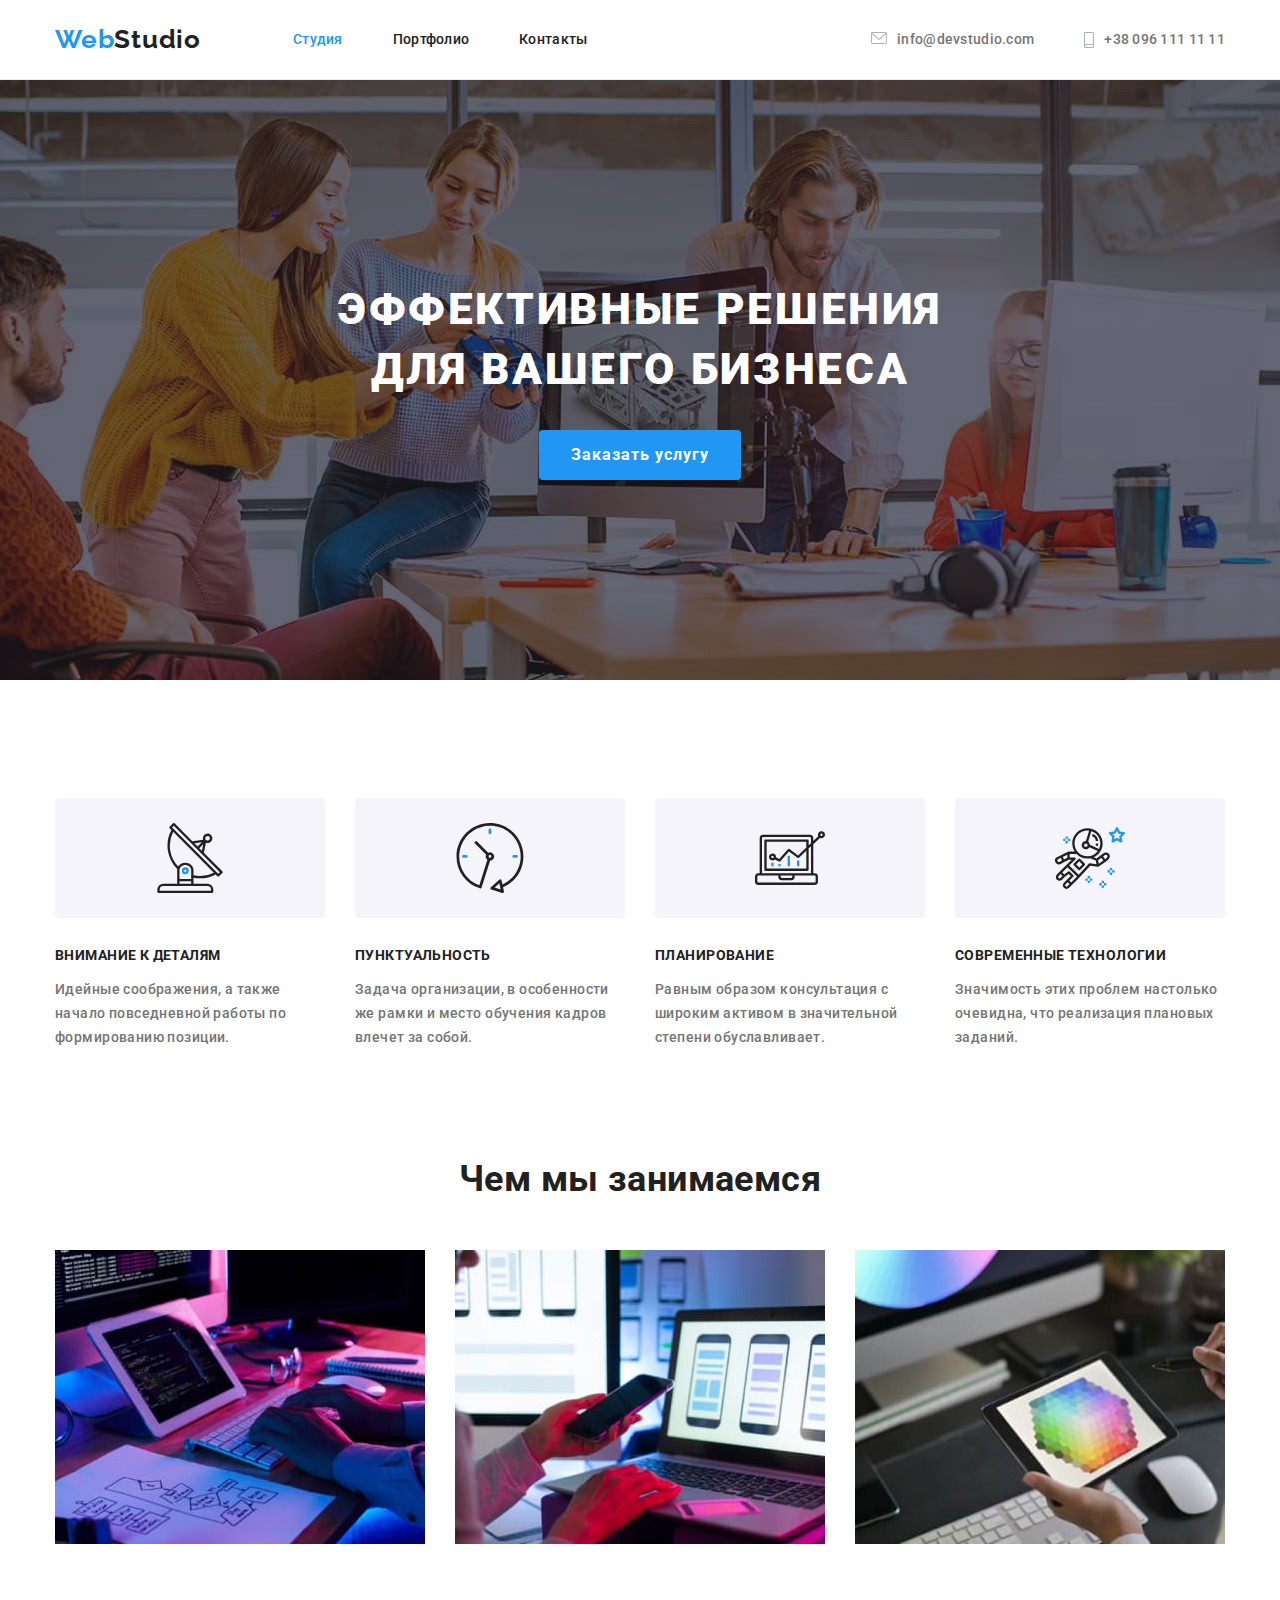
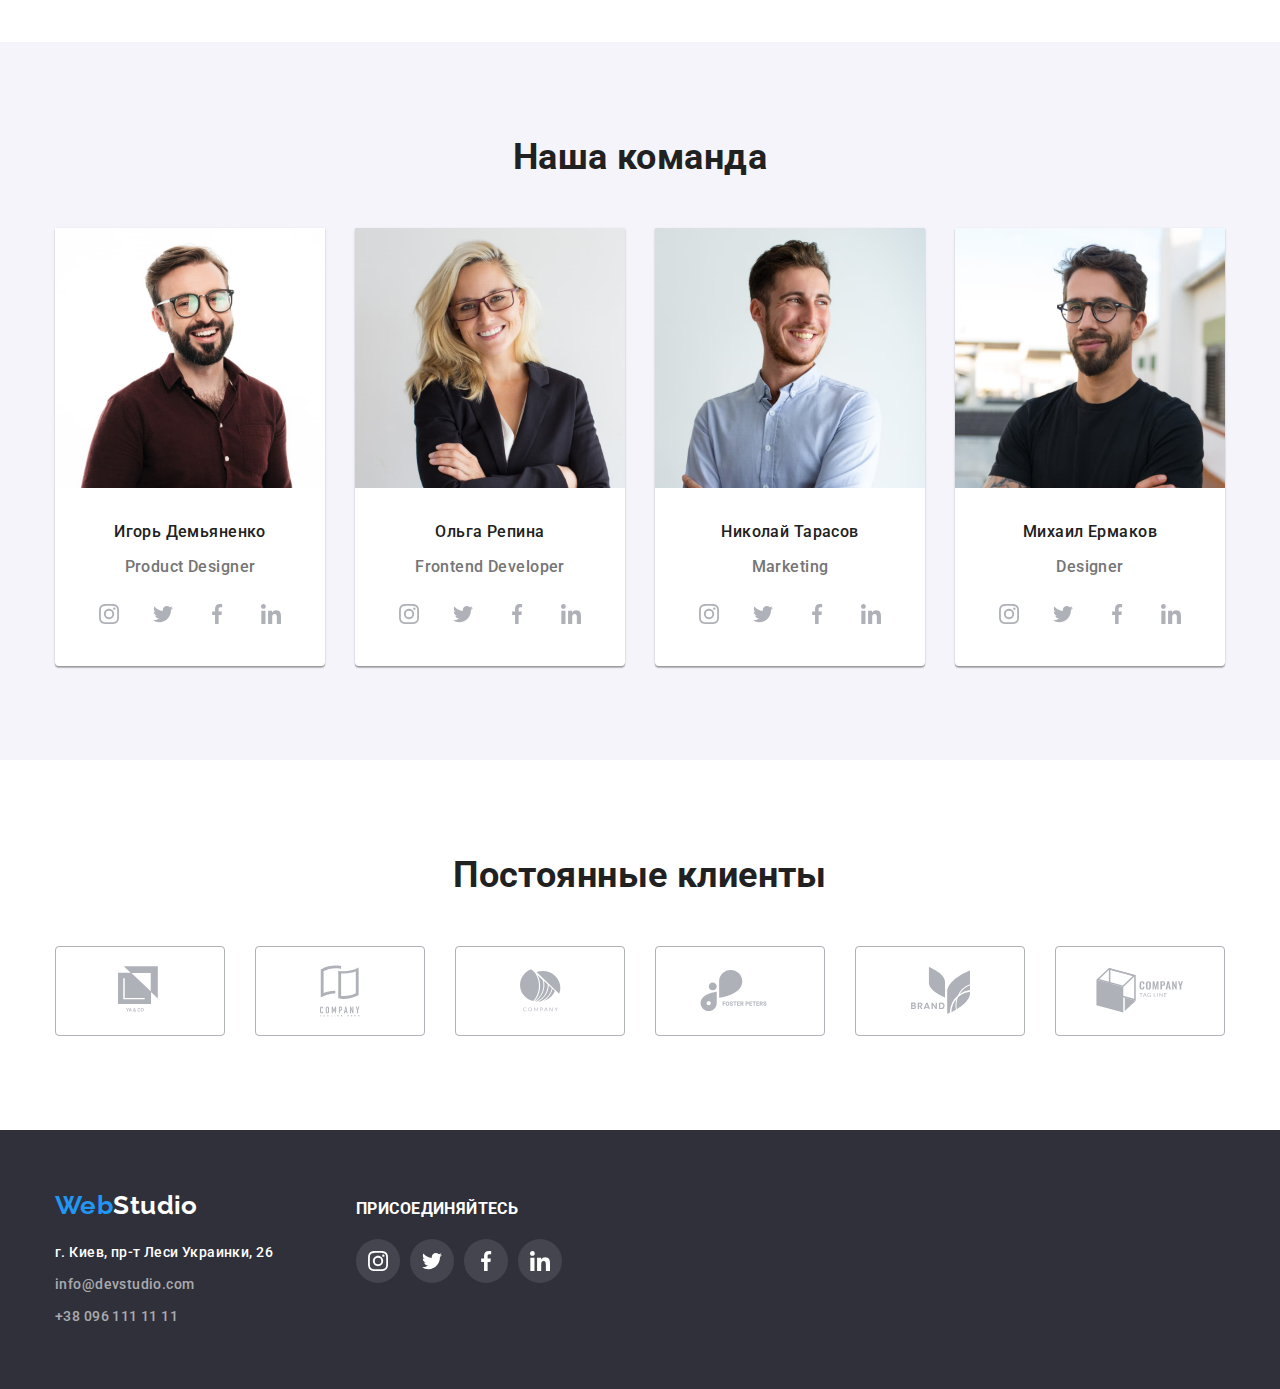
<file: index.html>
<!DOCTYPE html>
<html lang="ru">

<head>
    <meta charset="UTF-8">
    <meta name="viewport" content="width=device-width, initial-scale=1.0">
    <title>Document</title>
    <link rel="stylesheet" href="https://cdnjs.cloudflare.com/ajax/libs/modern-normalize/1.0.0/modern-normalize.min.css" />
    <link rel="stylesheet" href="https://fonts.googleapis.com/css2?family=Raleway:wght@700&family=Roboto:wght@400;500;700;900&display=swap"/>
    <link rel="preconnect" href="https://fonts.gstatic.com">
    <link rel="stylesheet" href="./css/styles.css">
</head>

<body class="body">

    
    <!--Шапка-->
    <header>
        <div class="container">
            <a href="./index.html" class="logo-header">
                <span class="logo-header-web">Web</span>Studio
            </a>
        <nav>
            <ul class="nav-links">
                <li class="nav-li"><a href="./index.html" class="link nav-item active">Студия</a></li>
                <li class="nav-li"><a href="./portfolio.html" class="link nav-item">Портфолио</a></li>
                <li class="nav-li"><a href="#" class="link nav-item">Контакты</a></li>
            </ul>
        </nav>
    
        <ul class="contacts">
            <li class="contacts-item">
                <a href="mailto:info@devstudio.com" class="link header-contacts">
                    <svg width="16" height="12">
                        <use href="./img/icon.svg#icon-envelope"></use>
                    </svg>
                    info@devstudio.com</a>
            </li>
            <li class="contacts-item">
                <a href="tel:+380961111111" class="link header-contacts">
                    <svg width="10" height="16">
                        <use href="./img/icon.svg#icon-smartphone"></use>
                    </svg>
                    +38 096 111 11 11</a>
            </li>
        </ul>
        </div>
    </header>

    <main>
    <section class="hero">
        <!-- <div class="container"> -->
            <div class="hero-h1">
                <h1>Эффективные решения для вашего бизнеса</h1>
            </div>
        <button type="button" class="hero-button"><span class="hero-button-text">Заказать услугу</span></button>
        <!-- </div> -->
    </section>

    <!--Особености-->
    <section class="instrument">
        <div class="container">
        <h2 class="instruments-none">Особености</h2>
        <ul  class="instruments">
            <li class="instruments-list">
                <svg class="instruments-icon">
                    <use href="./img/icon.svg#icon-antenna"></use>
                </svg>
                <h3 class="instruments-h3">Внимание к деталям</h3>
                <p class="instruments-text">Идейные соображения, а также начало повседневной работы по формированию
                    позиции.</p>
            </li>
            <li class="instruments-list">
                <svg class="instruments-icon">
                    <use href="./img/icon.svg#icon-clock"></use>
                </svg>
                <h3 class="instruments-h3">Пунктуальность</h3>
                <p class="instruments-text">Задача организации, в особенности же рамки и место обучения кадров влечет за
                    собой.</p>
            </li>
            <li class="instruments-list">
                <svg class="instruments-icon">
                    <use href="./img/icon.svg#icon-diagram"></use>
                </svg>
                <h3 class="instruments-h3">Планирование</h3>
                <p class="instruments-text">Равным образом консультация с широким активом в значительной степени
                    обуславливает.</p>
            </li>
            <li class="instruments-list">
                <svg class="instruments-icon">
                    <use href="./img/icon.svg#icon-astronaut"></use>
                </svg>
                <h3 class="instruments-h3">Современные технологии</h3>
                <p class="instruments-text">Значимость этих проблем настолько очевидна, что реализация плановых заданий.
                </p>
            </li>
        </ul>
        </div>
    </section>

    <!--Чем занимаемся-->
    <section class="our-work">
        <div class="container">
        <h2 class="our-work-h2">Чем мы занимаемся</h2>
        <ul class="our-work-list">
            <li><img src="./img/reduced/img1.jpg" width="370" alt="Программист, работающий в офисе"></li>
            <li><img src="./img/reduced/img2.jpg" width="370"
                    alt="Дизайнер веб-интерфейсов, разрабатывает приложение для смартфона"></li>
            <li><img src="./img/reduced/img3.jpg" width="370"
                    alt="Креативный художник веб-дизайна с графической табличкой выбора цвета работы"></li>
        </ul>
        </div>
    </section>

    <!--Наша команда-->
    <section class="our-team">
        <div class="container">
        <h2 class="our-team-h2">Наша команда</h2>
        <ul class="professional">
            <li>
                <img src="./img/reduced/photo1.jpg" width="270" alt="">
                <h3 class="our-team-h3">Игорь Демьяненко</h3>
                <p class="our-team-p">Product Designer</p>
                <ul class="social-network">
                    <li>
                        <a class="social-network-link" href="">
                            <svg class="social-network-icon"><use href="./img/icon.svg#icon-instagram"></use></svg>
                        </a>
                    </li>
                    <li>
                        <a class="social-network-link" href="">
                            <svg class="social-network-icon"><use href="./img/icon.svg#icon-twitter"></use></svg>
                        </a>
                    </li>
                    <li>
                        <a class="social-network-link" href="">
                            <svg class="social-network-icon"><use href="./img/icon.svg#icon-facebook"></use></svg>
                        </a>
                    </li>
                    <li>
                        <a class="social-network-link" href="">
                            <svg class="social-network-icon"><use href="./img/icon.svg#icon-linkedin"></use></svg>
                        </a>
                    </li>
                </ul>
            </li>
            <li>
                <img src="./img/reduced/photo2.jpg" width="270" alt="">
                <h3 class="our-team-h3">Ольга Репина</h3>
                <p class="our-team-p">Frontend Developer</p>
                <ul class="social-network">
                    <li>
                        <a class="social-network-link" href="">
                            <svg class="social-network-icon">
                                <use href="./img/icon.svg#icon-instagram"></use>
                            </svg>
                        </a>
                    </li>
                    <li>
                        <a class="social-network-link" href="">
                            <svg class="social-network-icon">
                                <use href="./img/icon.svg#icon-twitter"></use>
                            </svg>
                        </a>
                    </li>
                    <li>
                        <a class="social-network-link" href="">
                            <svg class="social-network-icon">
                                <use href="./img/icon.svg#icon-facebook"></use>
                            </svg>
                        </a>
                    </li>
                    <li>
                        <a class="social-network-link" href="">
                            <svg class="social-network-icon">
                                <use href="./img/icon.svg#icon-linkedin"></use>
                            </svg>
                        </a>
                    </li>
                </ul>
            </li>
            <li>
                <img src="./img/reduced/photo3.jpg" width="270" alt="">
                <h3 class="our-team-h3">Николай Тарасов</h3>
                <p class="our-team-p">Marketing</p>
                <ul class="social-network">
                    <li>
                        <a class="social-network-link" href="">
                            <svg class="social-network-icon">
                                <use href="./img/icon.svg#icon-instagram"></use>
                            </svg>
                        </a>
                    </li>
                    <li>
                        <a class="social-network-link" href="">
                            <svg class="social-network-icon">
                                <use href="./img/icon.svg#icon-twitter"></use>
                            </svg>
                        </a>
                    </li>
                    <li>
                        <a class="social-network-link" href="">
                            <svg class="social-network-icon">
                                <use href="./img/icon.svg#icon-facebook"></use>
                            </svg>
                        </a>
                    </li>
                    <li>
                        <a class="social-network-link" href="">
                            <svg class="social-network-icon">
                                <use href="./img/icon.svg#icon-linkedin"></use>
                            </svg>
                        </a>
                    </li>
                </ul>
            </li>
            <li>
                <img src="./img/reduced/photo4.jpg" width="270" alt="">
                <h3 class="our-team-h3">Михаил Ермаков</h3>
                <p class="our-team-p">Designer</p>
                <ul class="social-network">
                    <li>
                        <a class="social-network-link" href="">
                            <svg class="social-network-icon">
                                <use href="./img/icon.svg#icon-instagram"></use>
                            </svg>
                        </a>
                    </li>
                    <li>
                        <a class="social-network-link" href="">
                            <svg class="social-network-icon">
                                <use href="./img/icon.svg#icon-twitter"></use>
                            </svg>
                        </a>
                    </li>
                    <li>
                        <a class="social-network-link" href="">
                            <svg class="social-network-icon">
                                <use href="./img/icon.svg#icon-facebook"></use>
                            </svg>
                        </a>
                    </li>
                    <li>
                        <a class="social-network-link" href="">
                            <svg class="social-network-icon">
                                <use href="./img/icon.svg#icon-linkedin"></use>
                            </svg>
                        </a>
                    </li>
                </ul>
            </li>
        </ul>
        </div>
    </section>

    <!--Постоянные клиенты-->
    <section class="client">
        <div class="container">
           <h2 class="clients-h2">Постоянные клиенты</h2> 
           <ul class="clients">
            <li>
                <a class="clients-link" href="">
                    <svg height="49" width="44">
                        <use href="./img/icon.svg#icon-company1"></use>
                    </svg>
                </a>
            </li>
            <li>
                <a class="clients-link" href="">
                    <svg height="52" width="40">
                        <use href="./img/icon.svg#icon-company2"></use>
                    </svg>
                </a>
            </li>
            <li>
                <a class="clients-link" href="">
                    <svg height="43" width="41">
                        <use href="./img/icon.svg#icon-company3"></use>
                    </svg>
                </a>
            </li>
            <li>
                <a class="clients-link" href="">
                    <svg height="42" width="80">
                        <use href="./img/icon.svg#icon-company4"></use>
                    </svg>
                </a>
            </li>
            <li>
                <a class="clients-link" href="">
                    <svg height="47" width="59">
                        <use href="./img/icon.svg#icon-company5"></use>
                    </svg>
                </a>
            </li>
            <li>
                <a class="clients-link" href="">
                    <svg height="45" width="88">
                        <use href="./img/icon.svg#icon-company6"></use>
                    </svg>
                </a>
            </li>
           </ul>
        </div>
    </section>

    </main>

    <footer>
        <div class="container">
        <address>
            <a href="./index.html" class="logo-footer">
                Web<span class="logo-footer-studio">Studio</span>
            </a>
            <ul class="address-ul">
                <li><span class="footer-addres">г. Киев, пр-т Леси Украинки, 26</span></li>
                <li><a href="mailto:info@devstudio.com" class="link footer-contacts">info@devstudio.com</a></li>
                <li><a href="tel:+380961111111" class="link footer-contacts">+38 096 111 11 11</a></li>
            </ul>
        </address>
            <div class="footer-sn">
                <h3 class="footer-h3">присоединяйтесь</h3>
                <ul class="social-network">
                    <li>
                        <a class="social-network-link" href="">
                            <svg class="social-network-icon"><use href="./img/icon.svg#icon-instagram"></use></svg>
                        </a>
                    </li>
                    <li>
                        <a class="social-network-link" href="">
                            <svg class="social-network-icon"><use href="./img/icon.svg#icon-twitter"></use></svg>
                        </a>
                    </li>
                    <li>
                        <a class="social-network-link" href="">
                            <svg class="social-network-icon"><use href="./img/icon.svg#icon-facebook"></use></svg>
                        </a>
                    </li>
                    <li>
                        <a class="social-network-link" href="">
                            <svg class="social-network-icon"><use href="./img/icon.svg#icon-linkedin"></use></svg>
                        </a>
                    </li>
                </ul>
            </div>
        </div>
    </footer>

    
</body>

</html>
</file>
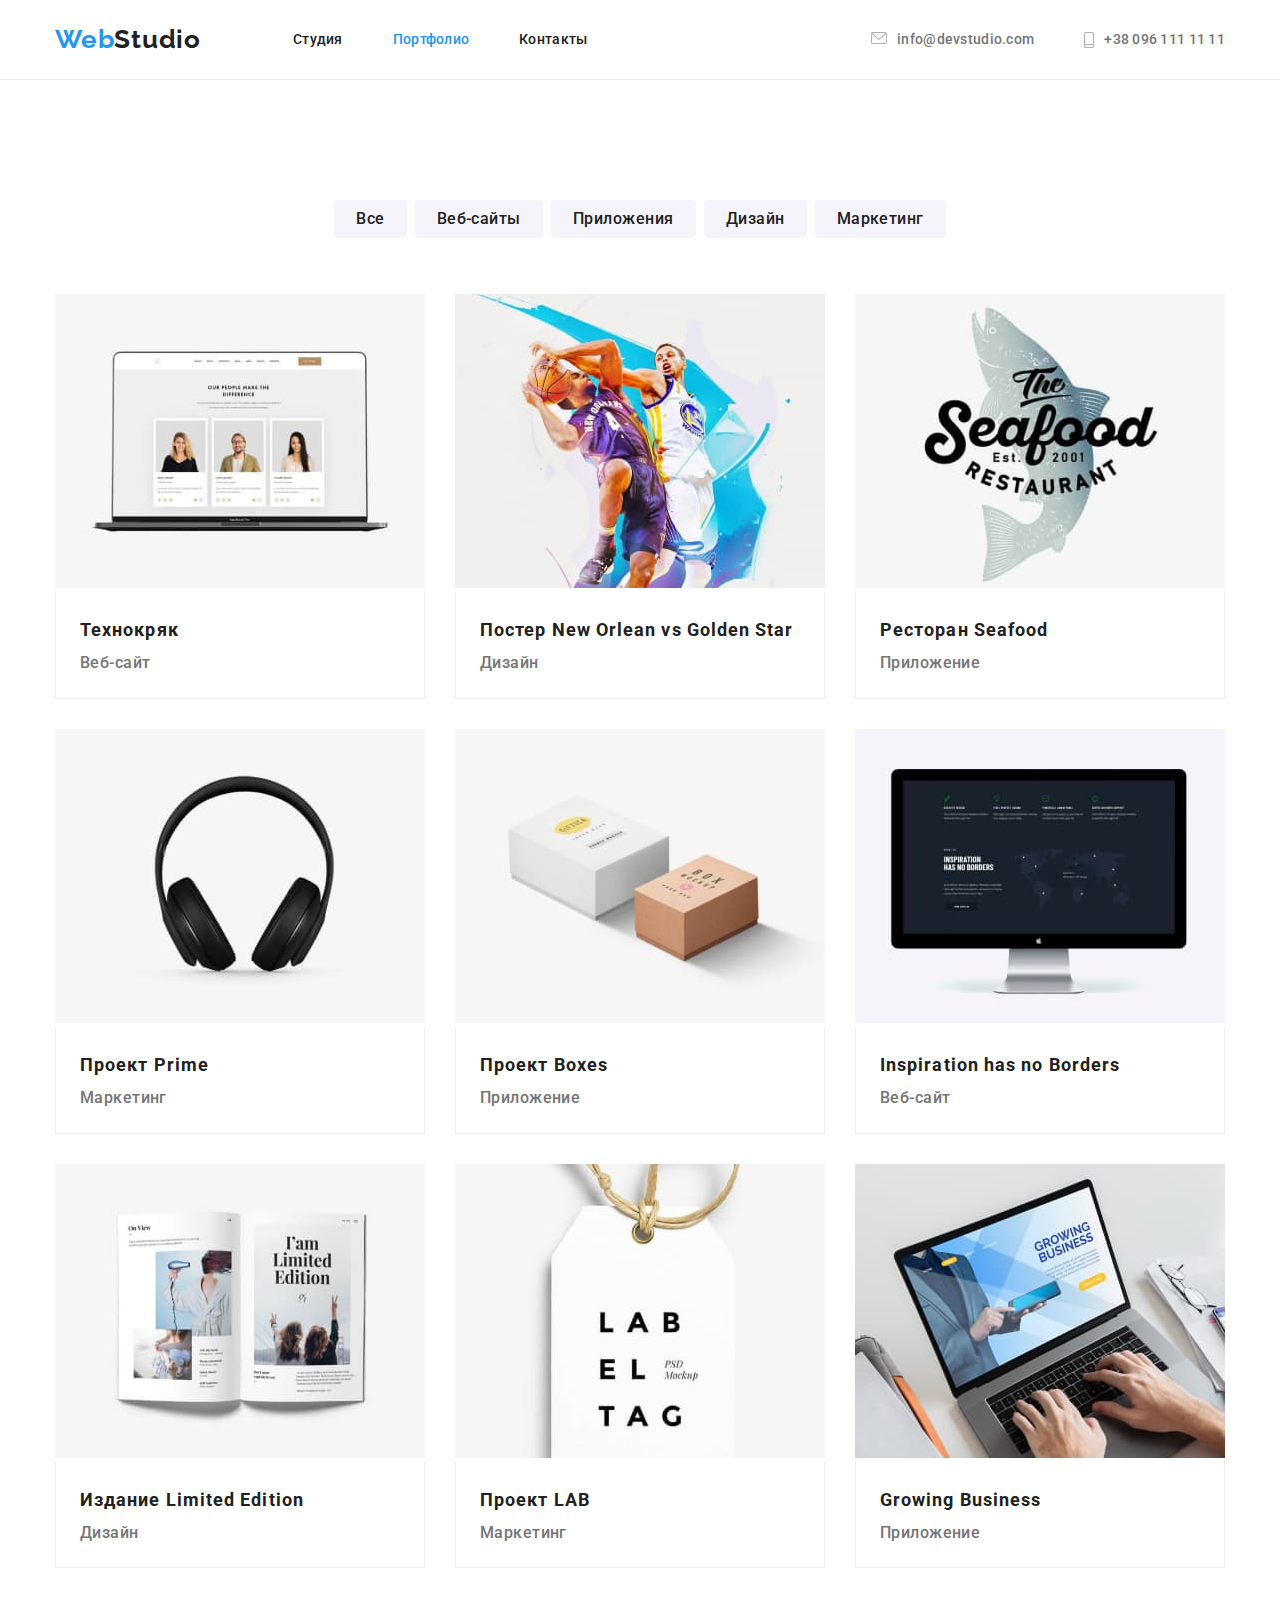
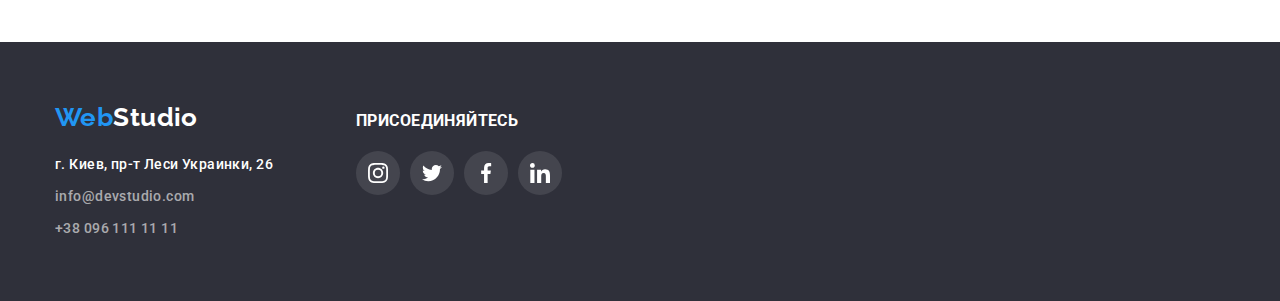
<file: portfolio.html>
<!DOCTYPE html>
<html lang="ru">
<head>
    <meta charset="UTF-8">
    <meta name="viewport" content="width=device-width, initial-scale=1.0">
    <title>Document</title>
    <link rel="stylesheet" href="https://cdnjs.cloudflare.com/ajax/libs/modern-normalize/1.0.0/modern-normalize.min.css" />
    <link rel="stylesheet" href="https://fonts.googleapis.com/css2?family=Raleway:wght@700&family=Roboto:wght@400;500;700;900&display=swap"/>
    <link rel="preconnect" href="https://fonts.gstatic.com">
    <link rel="stylesheet" href="./css/styles.css">
</head>
<body>
    
    <!--Шапка-->
    <header>
        <div class="container">
            <a href="./index.html" class="logo-header">
                <span class="logo-header-web">Web</span>Studio
            </a>
            <nav>
                <ul class="nav-links">
                    <li class="nav-li"><a href="./index.html" class="link nav-item">Студия</a></li>
                    <li class="nav-li"><a href="./portfolio.html" class="link nav-item active">Портфолио</a></li>
                    <li class="nav-li"><a href="#" class="link nav-item">Контакты</a></li>
                </ul>
            </nav>
    
            <ul class="contacts">
                <li class="contacts-item">
                    <a href="mailto:info@devstudio.com" class="link header-contacts">
                        <svg width="16" height="12">
                            <use href="./img/icon.svg#icon-envelope"></use>
                        </svg>
                        info@devstudio.com</a>
                </li>
                <li class="contacts-item">
                    <a href="tel:+380961111111" class="link header-contacts">
                        <svg width="10" height="16">
                            <use href="./img/icon.svg#icon-smartphone"></use>
                        </svg>
                        +38 096 111 11 11</a>
                </li>
            </ul>
        </div>
    </header>
    
    <main>
        
    <section class="section">
        <div class="container">
        <h1 class="h1-none">Наши Web продукты</h1>
        <ul class="buttons">
            <li><button type="button" class="buttons-touch">Все</button></li>
            <li><button type="button" class="buttons-touch">Веб-сайты</button></li>
            <li><button type="button" class="buttons-touch">Приложения</button></li>
            <li><button type="button" class="buttons-touch">Дизайн</button></li>
            <li><button type="button" class="buttons-touch">Маркетинг</button></li>
        </ul>      

        <ul class="list">
            <li>
                <a class="list-a" href="">
                <img src="./img/reduced/imgportfolio1.jpg" alt="Работающий ноутбук">
                <div>
                    <h2>Технокряк</h2>
                    <p>Веб-сайт</p>
                </div>
                </a>
            </li>
            
            <li>
                <a class="list-a" href="">
                <img src="./img/reduced/imgportfolio2.jpg" alt="Два баскетболиста">
                <div>
                    <h2>Постер New Orlean vs Golden Star</h2>
                    <p>Дизайн</p>
                </div>
                </a>
            </li>
                       
            <li>
                <a class="list-a" href="">
                <img src="./img/reduced/imgportfolio3.jpg" alt="Логотип ресторана">
                <div>
                    <h2>Ресторан Seafood</h2>
                    <p>Приложение</p>
                </div>
                </a>
            </li>

            <li>
                <a class="list-a" href="">
                <img src="./img/reduced/imgportfolio4.jpg" alt="Наушники">
                <div>
                    <h2>Проект Prime</h2>
                    <p>Маркетинг</p>
                </div>
                </a>
            </li>
            

            <li>
                <a class="list-a" href="">
                <img src="./img/reduced/imgportfolio5.jpg" alt="Две коробки">
                <div>
                    <h2>Проект Boxes</h2>
                    <p>Приложение</p>
                </div>
                </a>
            </li>
            
            <li>
                <a class="list-a" href="">
                <img src="./img/reduced/imgportfolio6.jpg" alt="Монитор">
                <div>
                    <h2>Inspiration has no Borders</h2>
                    <p>Веб-сайт</p>
                </div>
                </a>
            </li>
            
            <li>
                <a class="list-a" href="">
                <img src="./img/reduced/imgportfolio7.jpg" alt="Открытая книга">
                <div>
                    <h2>Издание Limited Edition</h2>
                    <p>Дизайн</p>
                </div>
                </a>
            </li>
           
            <li>
                <a class="list-a" href="">
                <img src="./img/reduced/imgportfolio8.jpg" alt="Бирка LAB EL TAG">
                <div>
                    <h2>Проект LAB</h2>
                    <p>Маркетинг</p>
                </div>
                </a>
            </li>
            
            <li>
                <a class="list-a" href="">
                <img src="./img/reduced/imgportfolio9.jpg" alt="Кто-то работает за ноутбуком">
                <div>
                    <h2>Growing Business</h2>
                    <p>Приложение</p>
                </div>
                </a>
            </li>
        </ul>
        </div>
    </section>
    
    </main>

    <footer>
        <div class="container">
            <address>
                <a href="./index.html" class="logo-footer">
                    Web<span class="logo-footer-studio">Studio</span>
                </a>
                <ul class="address-ul">
                    <li><span class="footer-addres">г. Киев, пр-т Леси Украинки, 26</span></li>
                    <li><a href="mailto:info@devstudio.com" class="link footer-contacts">info@devstudio.com</a></li>
                    <li><a href="tel:+380961111111" class="link footer-contacts">+38 096 111 11 11</a></li>
                </ul>
            </address>
            <div class="footer-sn">
                <h3 class="footer-h3">присоединяйтесь</h3>
                <ul class="social-network">
                    <li>
                        <a class="social-network-link" href="">
                            <svg class="social-network-icon">
                                <use href="./img/icon.svg#icon-instagram"></use>
                            </svg>
                        </a>
                    </li>
                    <li>
                        <a class="social-network-link" href="">
                            <svg class="social-network-icon">
                                <use href="./img/icon.svg#icon-twitter"></use>
                            </svg>
                        </a>
                    </li>
                    <li>
                        <a class="social-network-link" href="">
                            <svg class="social-network-icon">
                                <use href="./img/icon.svg#icon-facebook"></use>
                            </svg>
                        </a>
                    </li>
                    <li>
                        <a class="social-network-link" href="">
                            <svg class="social-network-icon">
                                <use href="./img/icon.svg#icon-linkedin"></use>
                            </svg>
                        </a>
                    </li>
                </ul>
            </div>
        </div>
    </footer>
    
</body>

</html>
</file>
<file: css/styles.css>
:root {
  --color-1: #212121;
  --color-2: #ffffff;
  --color-3: #757575;
  --color-4: #2196f3;
  --color-5: #afb1b8;
}

.container {
  width: 1200px;
  margin-right: auto;
  margin-left: auto;
  padding-right: 15px;
  padding-left: 15px;
}

ul {
  padding: 0px;
  margin: 0px;
}

li {
  list-style: none;
}

a {
  text-decoration: none;
}

h1,
h2,
h3 {
  margin-top: 0px;
  margin-bottom: 0px;
}

body {
  font-family: Roboto;
  font-weight: 500;
  font-size: 14px;
  line-height: 1.14;
  letter-spacing: 0.03em;

  color: var(--color-1);
}

main > section {
  padding-bottom: 94px;
}

main > .instrument,
.our-team {
  padding-top: 94px;
}

header {
  display: flex;
  height: 80px;
  font-size: 14px;
  letter-spacing: 0.02em;
  background: var(--color-2);
  border-bottom: 1px solid #ececec;
}

header > .container {
  display: flex;
  align-items: center;
}

.logo-header {
  display: flex;
  margin-right: 93px;

  width: 145px;
  height: 31px;
  color: var(--color-1);
  font-family: Raleway;
  font-weight: bold;
  text-decoration: none;
  font-size: 26px;
  line-height: 1.19;
  letter-spacing: 0.03em;
}

.logo-header-web {
  color: var(--color-4);
}

.nav-links {
  display: flex;
}

.nav-item {
  padding-top: 32px;
  padding-bottom: 32px;
}

.link {
  color: var(--color-1);
  text-decoration: none;
}

.nav-li:not(:last-child) {
  margin-right: 50px;
}

.contacts {
  display: flex;
  margin-left: auto;
}

.contacts-item {
  align-items: center;
  fill: var(--color-5);
}

.contacts-item svg {
  margin-right: 10px;
}

.contacts-item:not(:last-child) {
  margin-right: 50px;
}

.header-contacts {
  display: flex;
  padding-top: 32px;
  padding-bottom: 32px;
  letter-spacing: 0.02em;
  color: var(--color-3);
}

.link:hover,
.link:focus {
  color: var(--color-4);
  fill: var(--color-4);
}

.active {
  color: var(--color-4);
}

h1 {
  font-weight: 900;
  font-size: 44px;
  line-height: 1.36;

  letter-spacing: 0.06em;
  text-transform: uppercase;
  color: var(--color-2);
}

.hero {
  background-color: #c4c4c4;
  background-image: linear-gradient(
      to right,
      rgba(47, 48, 58, 0.4),
      rgba(47, 48, 58, 0.4)
    ),
    url("../img/reduced/img-hero.jpg");
  background-repeat: no-repeat;
  background-position: center;

  padding-top: 200px;
  padding-bottom: 200px;
}
.hero-h1 {
  max-width: 700px;
  margin-right: auto;
  margin-left: auto;
  margin-bottom: 30px;
}

.hero div > h1 {
  display: block;
  text-align: center;
  align-items: center;
  margin: auto;

  width: 696px;
  height: 120px;
}

.hero-button {
  display: flex;
  border: none;
  /* outline: none; */
  padding: 10px 32px;

  background: var(--color-4);
  box-shadow: 0px 4px 4px rgba(0, 0, 0, 0.15);
  border-radius: 4px;
  cursor: pointer;
  margin: auto;
}

.hero-button-text {
  font-weight: bold;
  font-size: 16px;
  line-height: 1.87;
  margin: auto;
  display: flex;
  align-items: center;
  text-align: center;
  letter-spacing: 0.06em;
  color: var(--color-2);
}

.instruments-none {
  visibility: hidden;
}

.instruments {
  display: flex;
}

.instruments > .instruments-list:not(:last-child) {
  margin-right: 30px;
}

.instruments-list > svg {
  display: block;
  width: 100%;
  height: 120px;
  padding: 25px 0;

  background: #f5f4fa;
  border-radius: 4px;
}

.instruments-h3 {
  font-family: Roboto;
  width: 270px;
  font-weight: bold;
  margin-top: 30px;
  font-size: 14px;
  line-height: 1.14;
  letter-spacing: 0.03em;
  text-transform: uppercase;
}

.instruments-text {
  width: 270px;
  line-height: 1.71;
  color: var(--color-3);
}

/* Чем занимаемся */
.our-work-list {
  display: flex;
}

.our-work-h2 {
  margin-bottom: 50px;

  font-weight: bold;
  font-size: 36px;
  line-height: 1.17;
  text-align: center;
}

.our-work-list > li:not(:last-child) {
  margin-right: 30px;
}

/* Наша команда */
.our-team {
  font-size: 16px;
  line-height: 1.19;
  background: #f5f4fa;
  padding-top: 94px;
}

.our-team-h2 {
  margin-bottom: 50px;
  font-weight: bold;
  font-size: 36px;
  line-height: 1.17;
  text-align: center;
}

.professional {
  display: flex;
}

.professional > li {
  width: 270px;
  background: var(--color-2);
  box-shadow: 0px 1px 3px rgba(0, 0, 0, 0.12), 0px 1px 1px rgba(0, 0, 0, 0.14),
    0px 2px 1px rgba(0, 0, 0, 0.2);
  border-radius: 0px 0px 4px 4px;
}

.professional > li:not(:last-child) {
  margin-right: 30px;
}

.professional > li > img {
  margin-bottom: 30px;
}

.our-team-h3 {
  text-align: center;
  margin-bottom: 10px;
  font-size: 16px;
  font-weight: 500;
}

.our-team-p {
  text-align: center;
  color: var(--color-3);
}

.social-network {
  display: flex;
  justify-content: center;
  margin-bottom: 30px;
}

.social-network > li:not(:last-child) {
  margin-right: 10px;
}

.social-network-link {
  display: inline-flex;
  justify-content: center;
  align-items: center;
  width: 44px;
  height: 44px;
  border-radius: 50%;
  color: var(--color-5);
  background-color: var(--color-2);
}

.social-network-link:hover,
.social-network-link:focus {
  background-color: var(--color-4);
  color: var(--color-2);
}

.social-network-icon {
  width: 20px;
  height: 20px;

  fill: currentColor;
}

/* Постоянные клиенты */
.client {
  padding-top: 94px;
}

.clients {
  display: flex;
}

.clients-h2 {
  font-style: normal;
  font-weight: bold;
  margin-bottom: 50px;
  font-size: 36px;
  line-height: 1.17;
  text-align: center;
}

.clients-link {
  display: flex;
  width: 170px;
  height: 90px;
  justify-content: center;
  align-items: center;

  fill: var(--color-5);
  border: 1px solid var(--color-5);
  border-radius: 4px;
}

.clients-link:hover,
.clients-link:focus {
  color: var(--color-4);
  fill: var(--color-4);
  border-color: var(--color-4);
}

.clients > li:not(:last-child) {
  margin-right: 30px;
}

footer {
  background: #2f303a;
  padding-top: 60px;
  padding-bottom: 60px;
}

footer > .container {
  display: flex;
  align-items: baseline;
}

address {
  display: block;
  min-width: 231px;
}

.address-ul {
  margin-top: 20px;
}

.address-ul > li:not(:last-child) {
  margin-bottom: 8px;
}

.logo-footer {
  color: var(--color-4);
  font-family: Raleway;
  font-style: normal;
  text-decoration: none;
  font-weight: bold;
  font-size: 26px;
  line-height: 1.19;
}

.logo-footer-studio {
  color: var(--color-2);
}

.footer-addres {
  font-style: normal;
  line-height: 1.71;
  color: var(--color-2);
}

.footer-contacts {
  font-style: normal;
  line-height: 1.71;
  letter-spacing: 0.03em;
  color: rgba(255, 255, 255, 0.6);
}

.footer-sn {
  display: block;
  margin-left: 70px;
  text-transform: uppercase;
}

.footer-h3 {
  margin-bottom: 20px;
  color: var(--color-2);
}

.footer-sn a {
  color: var(--color-2);
  background-color: rgba(255, 255, 255, 0.1);
}

button {
  font-family: inherit;
}

/* portfolio start */

.section {
  padding-top: 114px;
  padding-bottom: 74px;
}

.h1-none {
  display: none;
}

.buttons > li:not(:last-child) {
  margin-right: 8px;
}

.buttons {
  display: flex;
  outline: transparent;
  justify-content: center;
  margin-top: 6px;
  margin-bottom: 56px;
  color: var(--color-1);
  line-height: 1.62;
}

.buttons-touch {
  font-weight: 500;
  font-size: 16px;
  line-height: 1.62;

  text-align: center;
  letter-spacing: 0.03em;

  padding: 6px 22px;
  border-radius: 4px;
  border: none;
  color: var(--color-1);
  background: #f5f4fa;
}

.buttons-touch:hover,
.buttons-touch:focus {
  background: var(--color-4);
  box-shadow: 0px 3px 1px rgba(0, 0, 0, 0.1), 0px 1px 2px rgba(0, 0, 0, 0.08),
    0px 2px 2px rgba(0, 0, 0, 0.12);
  border-radius: 4px;
  border: none;
  color: var(--color-2);
}

.list {
  display: flex;
  flex-wrap: wrap;
}

.list div {
  width: 370px;
  background: var(--color-2);
  border-right: 1px solid #eeeeee;
  border-bottom: 1px solid #eeeeee;
  border-left: 1px solid #eeeeee;
  margin: 0 30px 30px 0;
}

.list-a {
  display: block;
}

.list-a:hover,
.list-a:focus {
  box-shadow: 0px 1px 1px rgba(0, 0, 0, 0.12), 0px 4px 4px rgba(0, 0, 0, 0.06),
    1px 4px 6px rgba(0, 0, 0, 0.16);
}

.list img {
  margin: 0;
}

.list div {
  margin: 0;
  padding: 20px 24px;
}

.list h2 {
  margin: 0;
  font-size: 18px;
  line-height: 2;
  letter-spacing: 0.06em;
  color: var(--color-1);
}

.list p {
  margin: 0;
  font-size: 16px;
  line-height: 1.87;
  color: var(--color-3);
}

.list > li {
  margin: 0 30px 30px 0;
}

.list > li:nth-child(3n) {
  margin-right: 0;
}
.list > li:nth-last-child(-n + 3) {
  margin-bottom: 0;
}

/* portfolio end */
</file>
